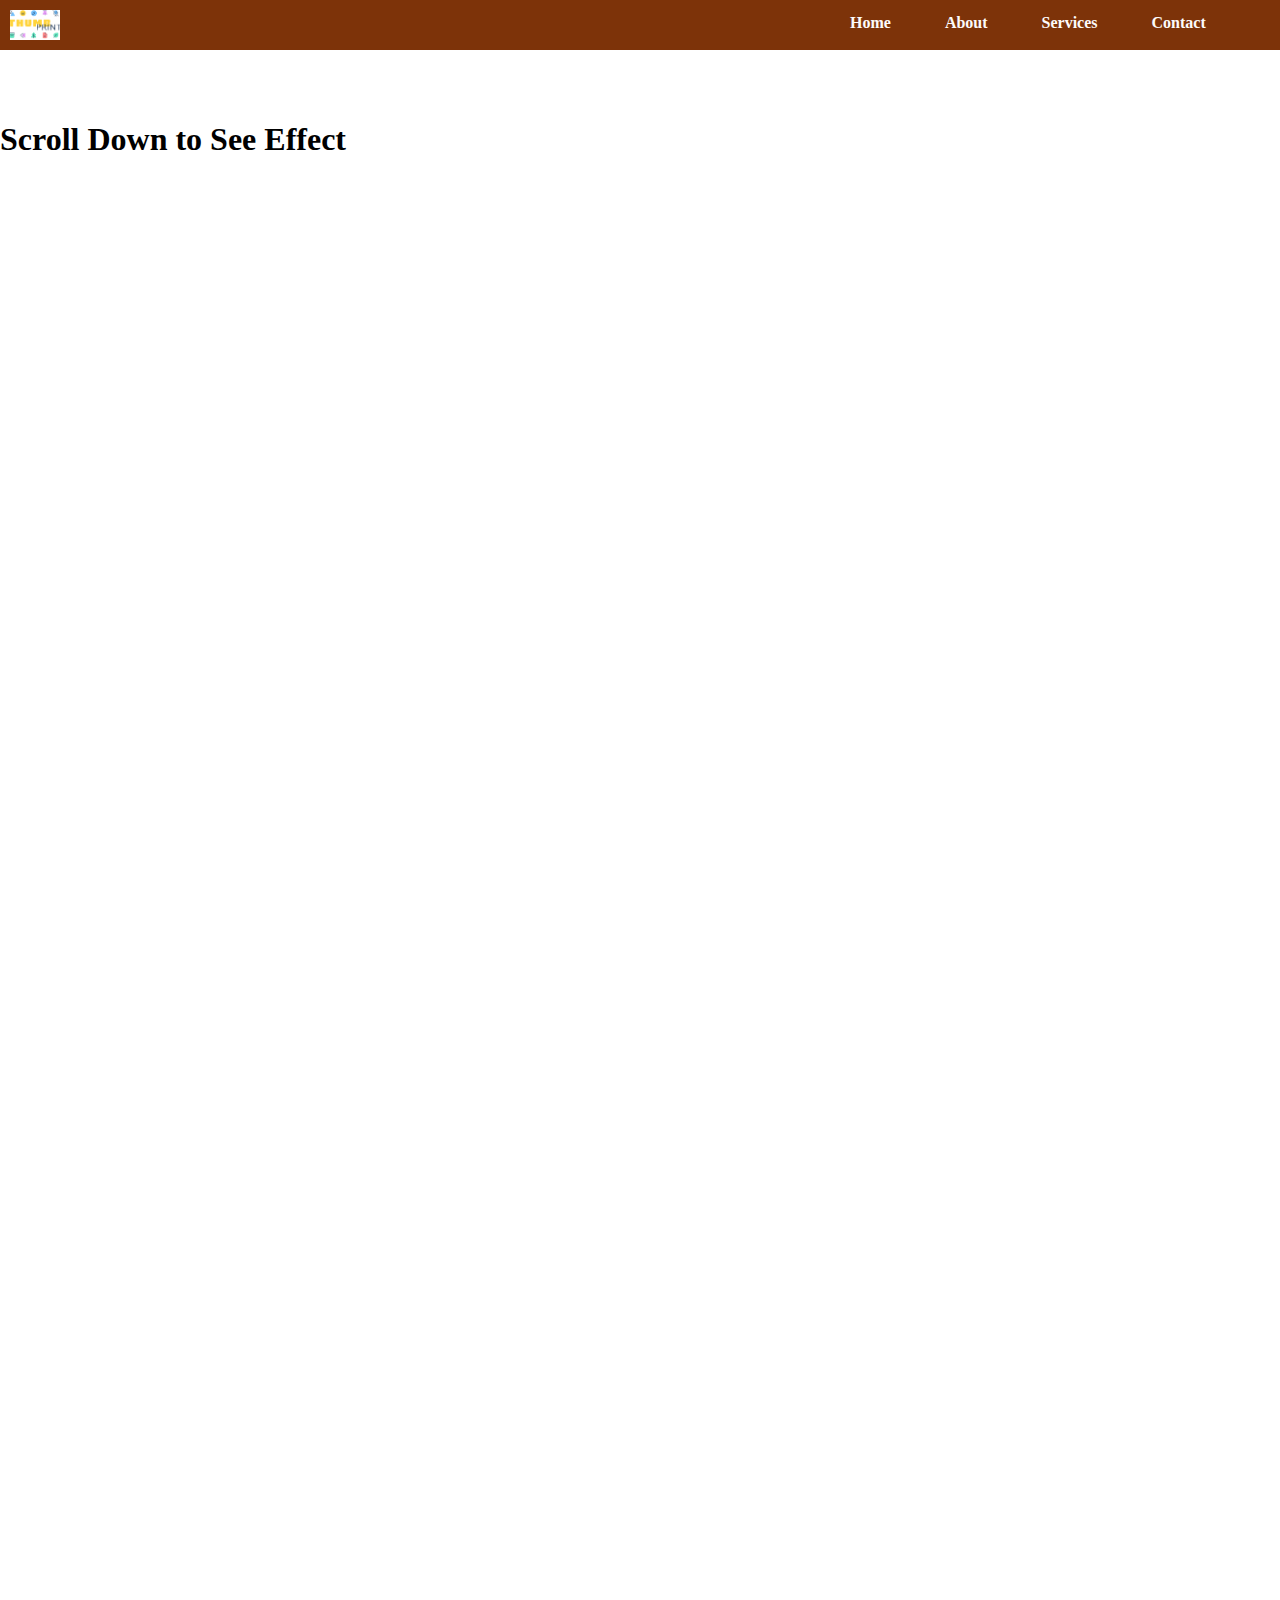
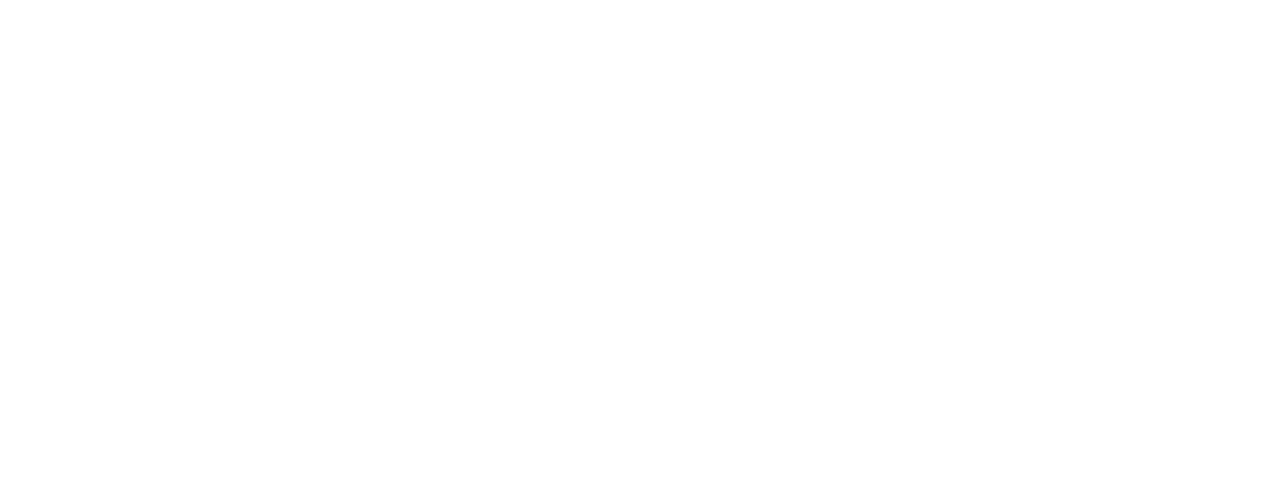
<file: first_project/index.html>
<!DOCTYPE html>
<html lang="en">
<head>
  <meta charset="UTF-8">
  <meta name="viewport" content="width=device-width, initial-scale=1">
  <title>Interactive Nav Menu</title>
  <link rel="stylesheet" href="style.css">
</head>
<body>

  <nav id="navbar">
    <div class="navv">
        <div ><img id="icon" src="thumb_print.png" alt="no image found" class="image"></div>
    <div class="list"><ul>
      <li><a href="#">Home</a></li>
      <li><a href="#">About</a></li>
      <li><a href="#">Services</a></li>
      <li><a href="#">Contact</a></li>
    </ul></div>
    </div>
  </nav>

  <main>
    <section style="height: 2000px; padding-top: 100px;">
      <h1>Scroll Down to See Effect</h1>
    </section>
  </main>

  <script src="script.js"></script>
</body>
</html>
</file>
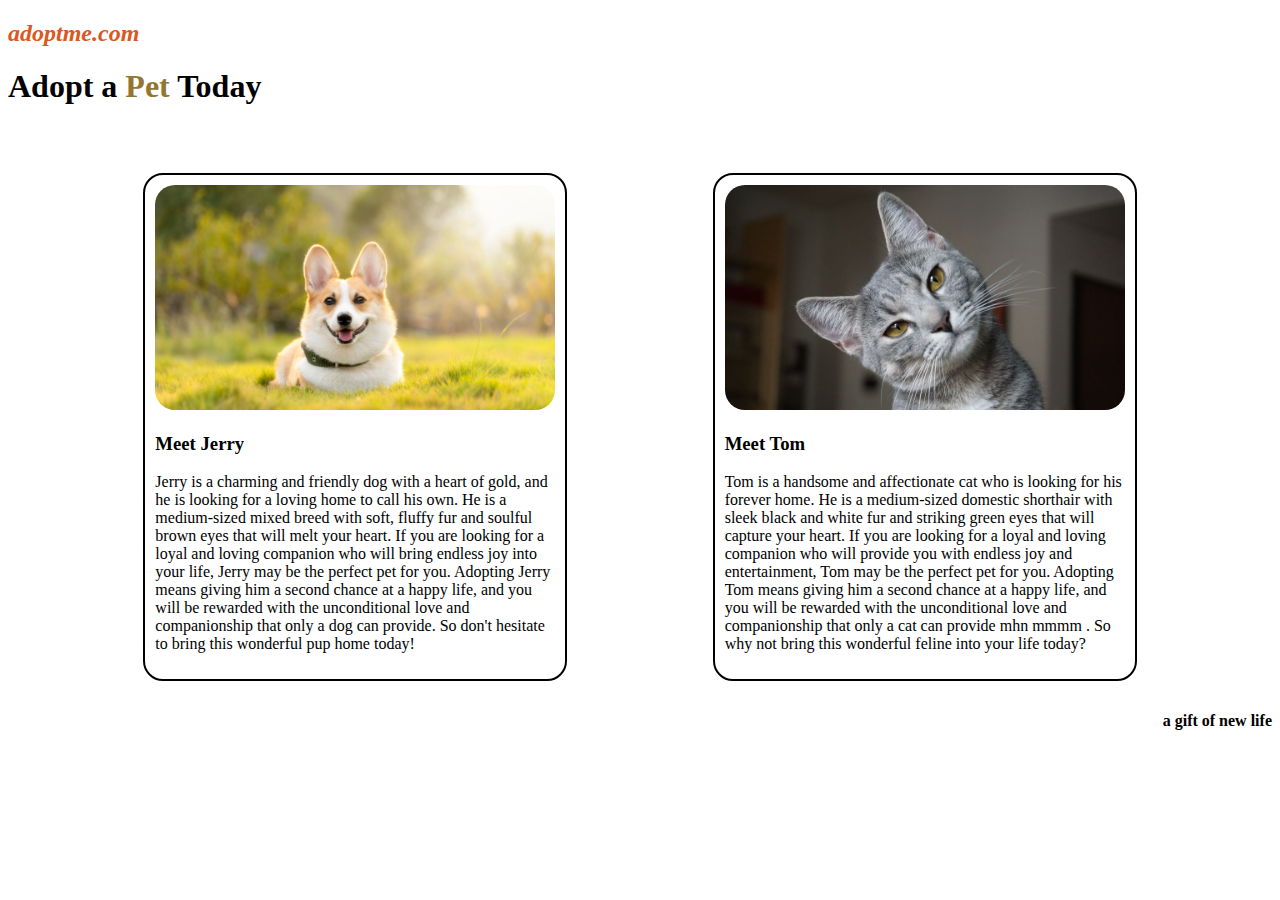
<file: pet/PETadoption.html>
<!DOCTYPE html>
<html lang="en">
  <head>
    <meta charset="UTF-8" />
    <meta http-equiv="X-UA-Compatible" content="IE=edge" />
    <meta name="viewport" content="width=device-width, initial-scale=1.0" />
    <title>CSS</title>
    <link rel="stylesheet" href="PETadoption.css" />
  </head>
  <body>
    <h2><i>adoptme.com</i></h2>
    <h1>Adopt a <span>Pet</span> Today</h1>
    <br /><br />
    <div id="pets">
      <div class="card">
        <img src="dog.jpg" alt="jerry" />
        <h3>Meet Jerry</h3>
        <p>
          Jerry is a charming and friendly dog with a heart of gold, and he is
          looking for a loving home to call his own. He is a medium-sized mixed
          breed with soft, fluffy fur and soulful brown eyes that will melt your
          heart. If you are looking for a loyal and loving companion who will
          bring endless joy into your life, Jerry may be the perfect pet for
          you. Adopting Jerry means giving him a second chance at a happy life,
          and you will be rewarded with the unconditional love and companionship
          that only a dog can provide. So don't hesitate to bring this wonderful
          pup home today!
        </p>
      </div>
      <div class="card">
        <img src="cat.jpg" alt="tom" />
        <h3>Meet Tom</h3>
        <p>
          Tom is a handsome and affectionate cat who is looking for his forever
          home. He is a medium-sized domestic shorthair with sleek black and
          white fur and striking green eyes that will capture your heart. If you
          are looking for a loyal and loving companion who will provide you with
          endless joy and entertainment, Tom may be the perfect pet for you.
          Adopting Tom means giving him a second chance at a happy life, and you
          will be rewarded with the unconditional love and companionship that
          only a cat can provide mhn mmmm . So why not bring this wonderful
          feline into your life today?
        </p>
      </div>
    </div>
    <h4>a gift of new life</h4>
  </body>
</html>
</file>
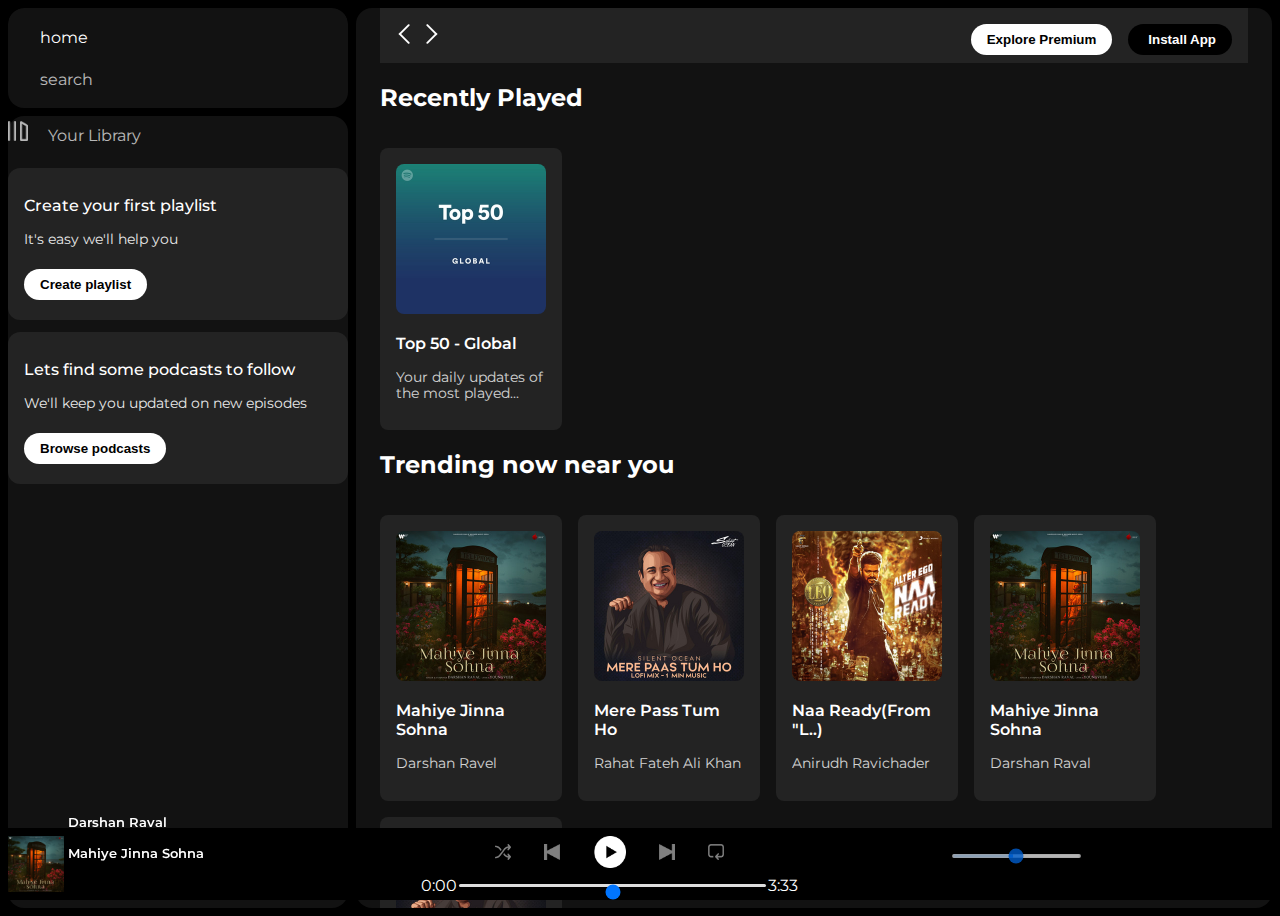
<file: PROJECT_BIG/1.html>
<!DOCTYPE html>
<html lang="en">
<head>
    <meta charset="UTF-8">
    <meta name="viewport" content="width=device-width, initial-scale=1.0">
    <link rel="stylesheet" href="1.css">
    <link rel="stylesheet" href="https://cdnjs.cloudflare.com/ajax/libs/font-awesome/6.7.1/css/all.min.css" integrity="sha512-5Hs3dF2AEPkpNAR7UiOHba+lRSJNeM2ECkwxUIxC1Q/FLycGTbNapWXB4tP889k5T5Ju8fs4b1P5z/iB4nMfSQ==" crossorigin="anonymous" referrerpolicy="no-referrer" />
    <link rel="icon" href="logo.png">
    <title>Spotify-  Web Player:Music for everyone</title>
    <link rel="preconnect" href="https://fonts.googleapis.com">
<link rel="preconnect" href="https://fonts.gstatic.com" crossorigin>
<link href="https://fonts.googleapis.com/css2?family=Montserrat:wght@300;400;500;600;700&display=swap" rel="stylesheet">
</head>
<body>
    <div class="main">
        <div class="sidebar">
            <div class="nav">
                <div class="nav-option" style="opacity: 1;">
                    <i class="fa-solid fa-house"></i>
                    <a href="#">home</a>
                </div>
                <div class="nav-option">
                    <i class="fa-solid fa-magnifying-glass"></i>
                    <a href="#">search</a>
                </div>
            </div>
            <div class="library">
                <div class="options">
                    <div class="lib-option nav-option ">
                        <img src="library_icon.png">
                        <a href="#">Your Library</a>
                    </div>
                    <div class="icons">
                        <i class="fa-solid fa-plus"></i>
                        <i class="fa-solid fa-arrow-right"></i>
                    </div>
                </div>
                <div class="lib-box">
                    <div class="box">
                        <p class="box-p1">Create your first playlist</p>
                        <p class="box-p2">It's easy we'll help you</p>
                        <button class="badge">Create playlist</button>
                    </div>
                    <div class="box">
                        <p class="box-p1">Lets find some podcasts to follow</p>
                        <p class="box-p2">We'll keep you updated on new episodes</p>
                        <button class="badge">Browse podcasts</button>
                    </div>
                </div>
            </div>
        </div>
        <div class="main-content">
            <div class="sticky-nav">
                <div class="sticky-nav-icons">
                    <img src="backward_icon.png" alt="backward icon">
                    <img src="forward_icon.png" alt="forward icon" class="hide">
                </div>
                <div class="sticky-nav-options">
                    <button class="badge navitems hide">Explore Premium</button>
                    <button class="badge navitems dark-badge"><i class="fa-regular fa-circle-down" style="margin-right: 0.25rem;"></i>Install App</button>
                    <i class="fa-regular fa-user"></i>
                </div>
            </div>


                <h2>Recently Played</h2>
                <div class="card-container">
                    <div class="card">
                        <img src="card1img.jpeg">
                        <p class="card-title">Top 50 - Global</p>
                        <p class="card-info">Your daily updates of the most played...</p>
                    </div>
                </div>

                <h2>Trending now near you </h2>
                <div class="card-container">
                    <div class="card">
                        <img src="card2img.jpeg">
                        <p class="card-title">Mahiye Jinna Sohna</p>
                        <p class="card-info">Darshan Ravel</p>
                    </div>
                    <div class="card">
                        <img src="card3img.jpeg">
                        <p class="card-title">Mere Pass Tum Ho</p>
                        <p class="card-info">Rahat Fateh Ali Khan</p>
                    </div>
                    <div class="card">
                        <img src="card4img.jpeg">
                        <p class="card-title">Naa Ready(From "L..)</p>
                        <p class="card-info">Anirudh Ravichader</p>
                    </div>
                    <div class="card">
                        <img src="card2img.jpeg">
                        <p class="card-title">Mahiye Jinna Sohna</p>
                        <p class="card-info">Darshan Raval</p>
                    </div>
                    <div class="card">
                        <img src="card3img.jpeg">
                        <p class="card-title">Mere Pass Tum Ho</p>
                        <p class="card-info">Rahat Fateh Ali Khan</p>
                    </div>
                </div>

                <h2>Featured Charts</h2>
                <div class="card-container">
                    <div class="card">
                        <img src="card5img.jpeg">
                        <p class="card-title">Top Songs Global</p>
                        <p class="card-info">Your weekly updates of the most played...</p>
                    </div>
                    <div class="card">
                        <img src="card6img.jpeg">
                        <p class="card-title">Top Songs India</p>
                        <p class="card-info">Your weekly updates of the most played...</p>
                    </div>
                    <div class="card">
                        <img src="card1img.jpeg">
                        <p class="card-title">Top 50 - Global</p>
                        <p class="card-info">Your weekly updates of the most played...</p>
                    </div>
                </div>
                <div class="footer">
                    <div class="line"></div>
                </div>
        </div>
        <div class="music-player">
            <div class="album">
                <div><img src="card2img.jpeg"></div>
                <div>
                    <p class="text one">Mahiye Jinna Sohna</p>
                    <p class="text two">Darshan Raval</p>
                </div>
                <span>
                    <i class="fa-regular fa-heart heart"></i>
                </span>
            </div>
            <div class="player">
                <div class="player-control">
                    <img src="player_icon1.png" class="music-ic">
                    <img src="player_icon2.png" class="music-ic">
                    <img src="player_icon3.png" class="music-icon">
                    <img src="player_icon4.png" class="music-ic">
                    <img src="player_icon5.png" class="music-ic">
                </div>
                <div class="playback-bar">
                    <span class="curr-time">0:00</span>
                    <input type="range" min="0" max="100" class="progress-bar">
                    <span class="total-time">3:33</span>
                </div>
            </div>
            <div class="control">
                <div class="icons-control">
                    <i class="fa-solid fa-podcast range"></i>
                    <i class="fa-solid fa-music range"></i>
                    <i class="fa-solid fa-bars range" ></i>
                    <i class="fa-solid fa-laptop range" ></i>
                    <i class="fa-solid fa-volume-high range"></i>
                    <input type="range" min="0" max="100" class="control-range">
                    <i class="fa-solid fa-up-right-and-down-left-from-center range" ></i>
                </div>
            </div>
        </div>
    </div>
</body>
</html>
</file>
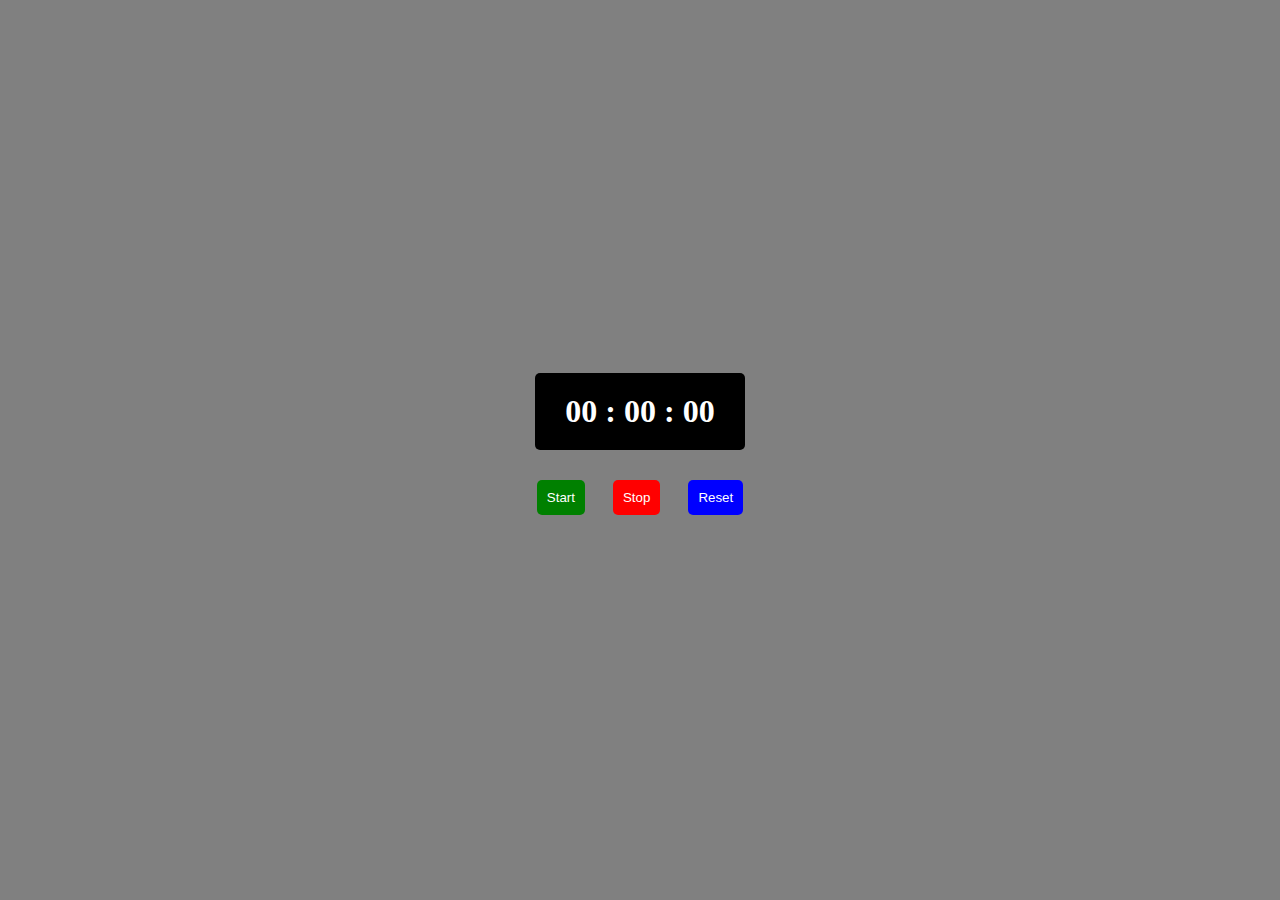
<file: second_project/code.html>
<!DOCTYPE html>
<html lang="en">
<head>
    <meta charset="UTF-8">
    <meta name="viewport" content="width=device-width, initial-scale=1.0">
    <title>web stopwatch</title>
    <link rel="stylesheet" href="code.css">
</head>
<body>
   <div class="box">
       <h1>00 : 00 : 00</h1>
   </div>
    <div class="new">
        <button class="start_btn" style="background-color: green;">Start</button>
        <button class="stop_btn" style="background-color: red;">Stop</button>
        <button class="reset_btn" style="background-color: blue;">Reset</button>
    </div>

    <script src="code.js"></script>
</body>
</html>
</file>
<file: first_project/style.css>
/* Base styles */
body, html {
  margin: 0;
  font-family: Segoe UI;
}

#icon{
    width: 50px;
    height: 30px;
    padding: 10px;
}
.image {
    width: 100%;
    height: 100%;
    object-fit: cover;
}

#navbar {
  position: fixed;
  top: 0;
  width: 100%;
  height: 50px;
  background-color: #7d3309;
  transition: background-color 0.3s, box-shadow 0.3s;
  z-index: 999;
}

#navbar ul {
  list-style: none;
  margin: 0;
  padding: 14px 18px;
  display: flex;
  justify-content: flex-end;
  gap: 30px;
}

#navbar li a {
  color: rgb(253, 251, 251);
  text-decoration: none;
  font-weight: bold;
  padding: 8px 12px;
  transition: color 0.3s, background 0.3s;
}

/* Hover effect */
#navbar li a:hover {
  background-color: #7d3309;
  color: #fffffffe;
  border: 2px solid white;

}

/* Scrolled class added by JS */
#navbar.scrolled {
  background-color: #0c3c78;
  box-shadow: 0 2px 10px rgba(243, 242, 242, 0.984);
}

.navv {
    display: flex;

}
.list {
    padding-left: 750px;
}
</file>
<file: pet/PETadoption.css>
h2{
    color: rgb(218, 88, 33);
}
span{
    color:rgb(147, 119, 48);
}

.card{
    /* height: 550px ; */
    width: 400px;
    border: 2px solid black;
    /* display: inline-block; */
    margin: 10px; 
    padding: 10px;
    border-radius: 20px;

}
img{
    width: 100%;
    border-radius: 20px;
}

h4{
    text-align: right;
}
#pets{
    display: flex;
    justify-content: space-evenly;
}

@media(max-width : 375px){
    #pets{
        flex-wrap: wrap;
    }
}
</file>
<file: PROJECT_BIG/1.css>
body{
    font-family: "Montserrat", sans-serif;
    margin: 0;
    background-color: black;
    color: white;
    overflow: hidden;
}

.main{
    display: flex;
    height: 100vh;
    margin: 0.5rem;
}
.sidebar{
    background-color: #000;
    width: 340px;
    border-radius: 1rem;
    overflow:auto;
    margin-right: 0.5rem;
}

.main-content{
    background-color: #121212;
    flex: 1;
    border-radius: 1rem; 
    /* 1rem = 16px */
    overflow: auto;
    padding: 0 1.5rem 0 1.5rem;
}

.music-player{
    /* background-color: black; */
    position: fixed;
    bottom: 0px;
    width: 100%;
    height: 72px;
    color: #fff;
    display: flex;
}

a{
    text-decoration: none;
    color: white;
}

.nav{
    background-color: #121212;
    border-radius: 1rem;
    display: flex;
    flex-direction: column;
    justify-content: center;
    height: 100px;
    padding: 0.5rem ,0.75rem;
}
.nav-option{
    line-height: 2.5rem;
    opacity: 0.7;
    padding: 0.5rem , 0.75rem;
}
.nav-option:hover{
    opacity: 1;
}

.nav-option i{
    font-size: 1.25rem;
    margin-left: 1rem;
}
.nav-option a{
    font-size: 1rem;
    margin-left: 1rem;
}

.lib-option img{
    height: 1.25rem;
    width: 1.25rem;
}
.library{
    background-color: #121212;
    border-radius: 1rem;
    height: 100%;
    margin-top: 0.5rem;
    padding: 0.5rem , 0.75rem;
}
.options{
    display: flex;
    justify-content: space-between;
    text-align: center;
}
.icons{
    font-size: 1.25rem;
    opacity: 0.7;
    display: flex;

}
.icons:hover{
    opacity: 1;
}
.icons i{
    margin: 0.5rem;
}
.box{
    height: 8rem;
    background-color: #232323;
    border-radius: 0.75rem;
    margin: 0.75rem 0 0.5rem 0;
    padding: 0.75rem 1rem;
} 
.box-p1{
    font-size: 1rem;
    font-weight: 500;
}
.box-p2{
    font-size: 0.85rem;
    opacity: 0.9;
}
.badge{
    background-color: white;
    color: black;
    border: none;
    border-radius: 100px;
    padding: 0.5rem 1rem;
    font-weight: 700;
    margin-top: 0.5rem;
    width: fit-content;
}
.dark-badge{
    background-color: #000;
    color: #fff;
}
.sticky-nav{
    position: sticky;
    top: 0;
    background-color: #232323;
    display: flex;
    justify-content: space-between;
    align-items: center;
    padding: 0.5rem 0 0.5rem 0  ;
    z-index: 1;
}
.sticky-nav-icons{
    margin-left: 0.75rem ;
}
.sticky-nav-options{
    display: flex;
    justify-content: center;
    align-items: center;
}
.navitems{
    margin-right: 1rem;
}
@media(max-width: 1000px){
    .hide{
        display: none;
    }
}

.card{
    background-color: #232323;
    width: 150px;
    /* height: 300px; */
    border-radius: .5rem;
    padding: 1rem 1rem 1rem 1rem;
    margin-right : 1rem;
    margin-top: 1rem;

}
.card-container{
    display: flex;
    flex-wrap: wrap;
}
.card img{
    width: 100%;
    border-radius: .5rem;
}
.card-title{
    font-weight: 600;
}
.card-info{
    font-size: 0.85rem;
    opacity: 0.8;
}

.footer{
    height: 300px;
    display: flex;
    align-items: center;
    justify-content: center;
}
.line{
    width: 90%;
    height: 30%;
    border-top: 2px solid white;
    opacity: 0.4;
}
.album{
    background-color: #000;
    width: 27%;
    color: #fff;
}
.album img{
    margin-top: 0.5rem;
    width: 3.5rem;
    height: 3.5rem;
}
.album div{
    display: inline-block;
}
.heart{
    padding-left:11rem;
    justify-content: end;
}
.text{
    padding: 0.2rem 0 0.2rem 0;
    margin: 0 0 0 0;
    font-size: small;
    font-weight: 600;
}
.text:hover{
    text-decoration: underline;
}
.one{
    padding-top: 0.2rem;
    position: fixed;
    bottom: 4%;
}
.two{
    padding-bottom: 1rem;
    position: fixed;
    bottom: 6%;
}

.player{
    background-color: #000;
    width: 40%;
}
.control{
    background-color: #000;
    width: 33%;
}

.music-ic{
    width: 1rem;
    height: 1rem;
    padding-top: 0.5rem;
    opacity: 0.5;
}
.music-ic:hover{
    opacity: 1;
}
.player-control{
    display: flex;
    justify-content: space-evenly;
    /* margin-top: 0.5rem ; */
    padding: 0 6.75rem;
}
.music-icon{
    width: 2rem;
    height: 2rem;
}
.playback-bar{
    align-items: center;
    justify-content:center ;
    display: flex;
}
.player div{
    margin-top: 0.5rem;
}
.progress-bar{
    width: 60%;
    appearance: none;
    background-color: transparent;
    cursor: pointer;
}
.progress-bar::-webkit-slider-runnable-track{
    background-color: #ddd;
    border-radius: 100px;
    height: 0.2rem;
}
.playback-bar::-webkit-slider-thumb{
    appearance: none;
    width: 1rem;
    height: 1rem;
    background-color: #1bd760;
    border-radius: 50%;
    margin-top: -6px;
    opacity: 0.8;
}
.icons-control{
    display: flex;
    justify-content: space-evenly;
    height: 0.5rem;
    width: 0.5rem;
    margin-left: 0.5em;
    padding: 1.5rem 0 0 1rem;
}

.range{
    padding-right: 0.75rem;
    opacity: 0.5;
}
.range:hover{
    opacity: 1;
}
.control-range::-webkit-slider-runnable-track{
    background-color: #ddd;
    border-radius: 100px;
    height: 0.2rem;
    opacity: 0.8;
}
.control-range::-webkit-slider-thumb{
    appearance: none;
    width: 1rem;
    height: 1rem;
    background-color: #1bd760;
    border-radius: 50%;
    margin-top: -6px;
}
.control-range{
    cursor: pointer;
    opacity: 0.8;
}
</file>
<file: second_project/code.css>
*{
    margin: 0;
    padding: 0;
    font: Segoe UI;
}
body{
    background-color: gray;
    align-items: center;
    justify-content: center;
    display: flex;
    min-height: 100vh;
    flex-direction: column;
}
h1{
    font-weight: 800;
}

.box{
    padding: 20px 30px;
    background-color: black;
    color: white;
    border-radius: 5px;
}

button{
    border: none;
    background-color: gray;
    padding: 10px;
    cursor: pointer;
    margin: 12px;
    margin-top: 30px;
    border-radius: 5px;
    color: white;
}

button:hover {
    color: black;
    padding: 0.6rem;
}
</file>
